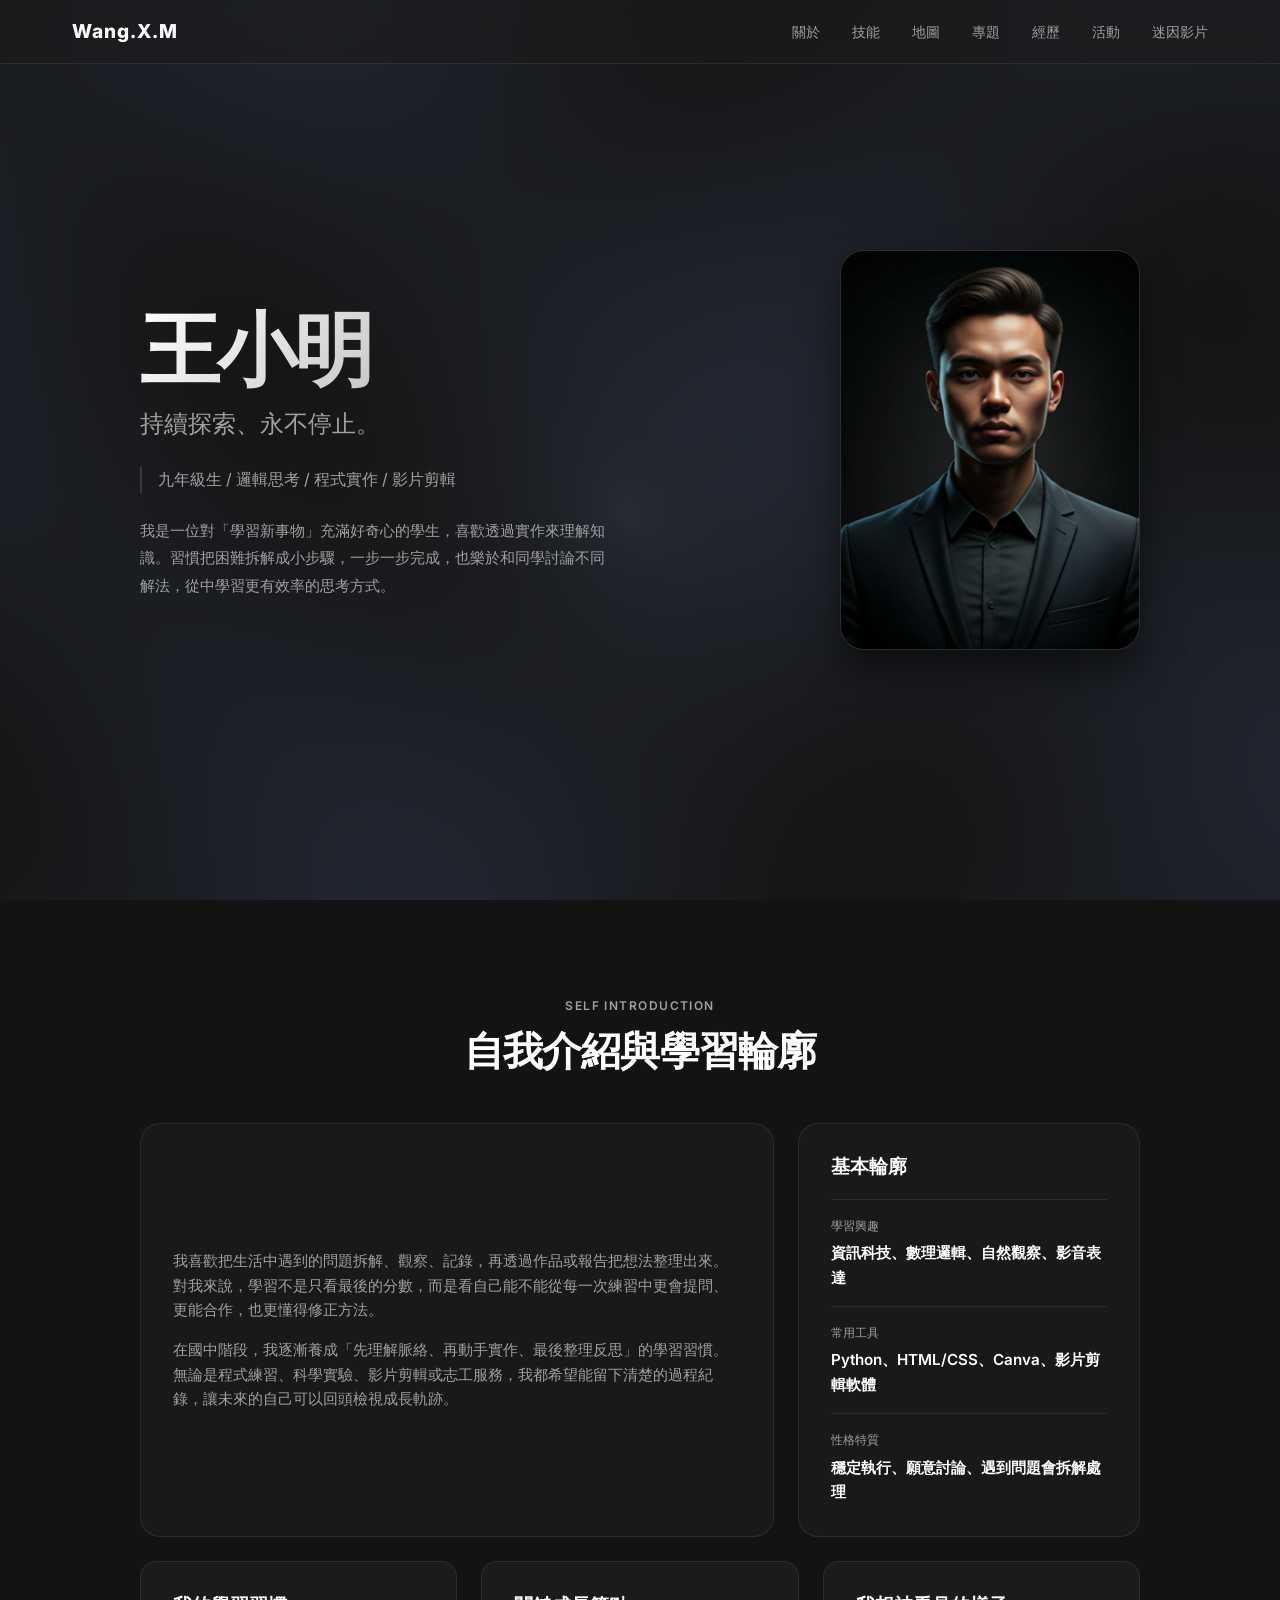
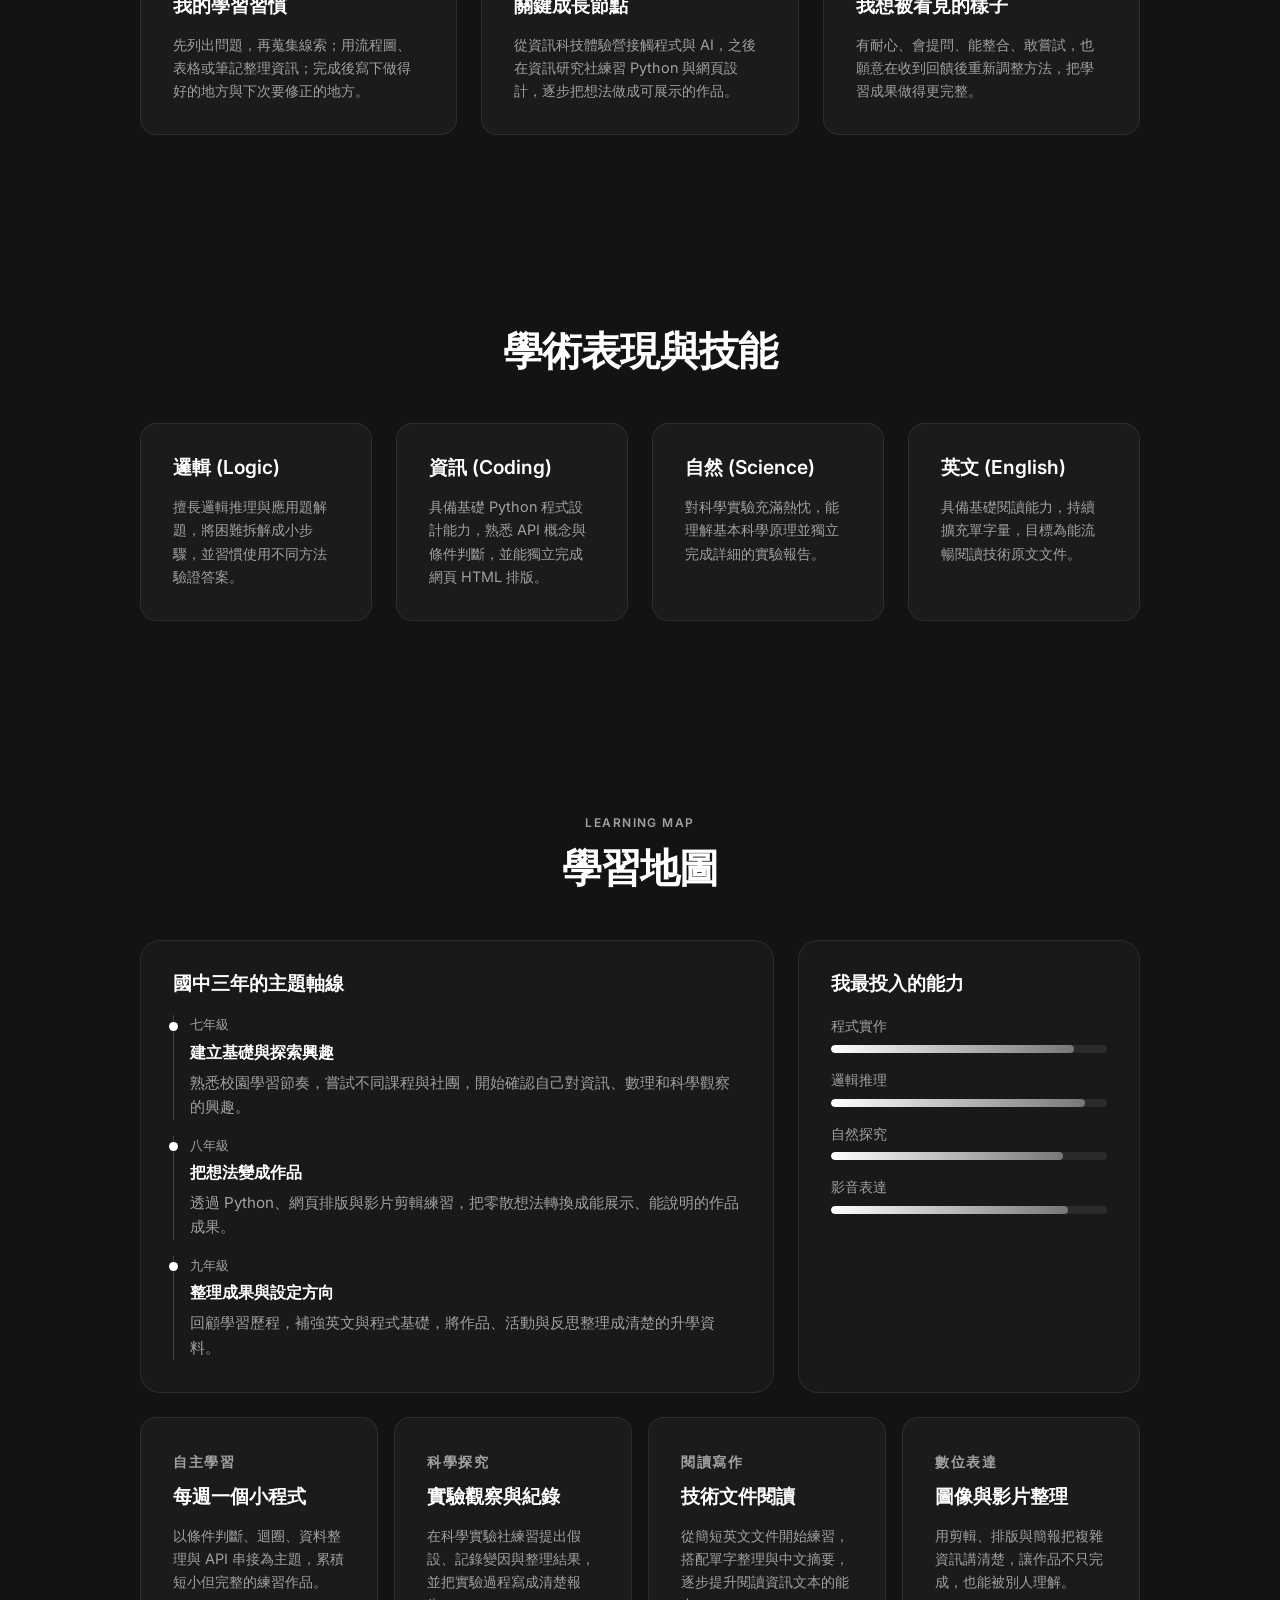
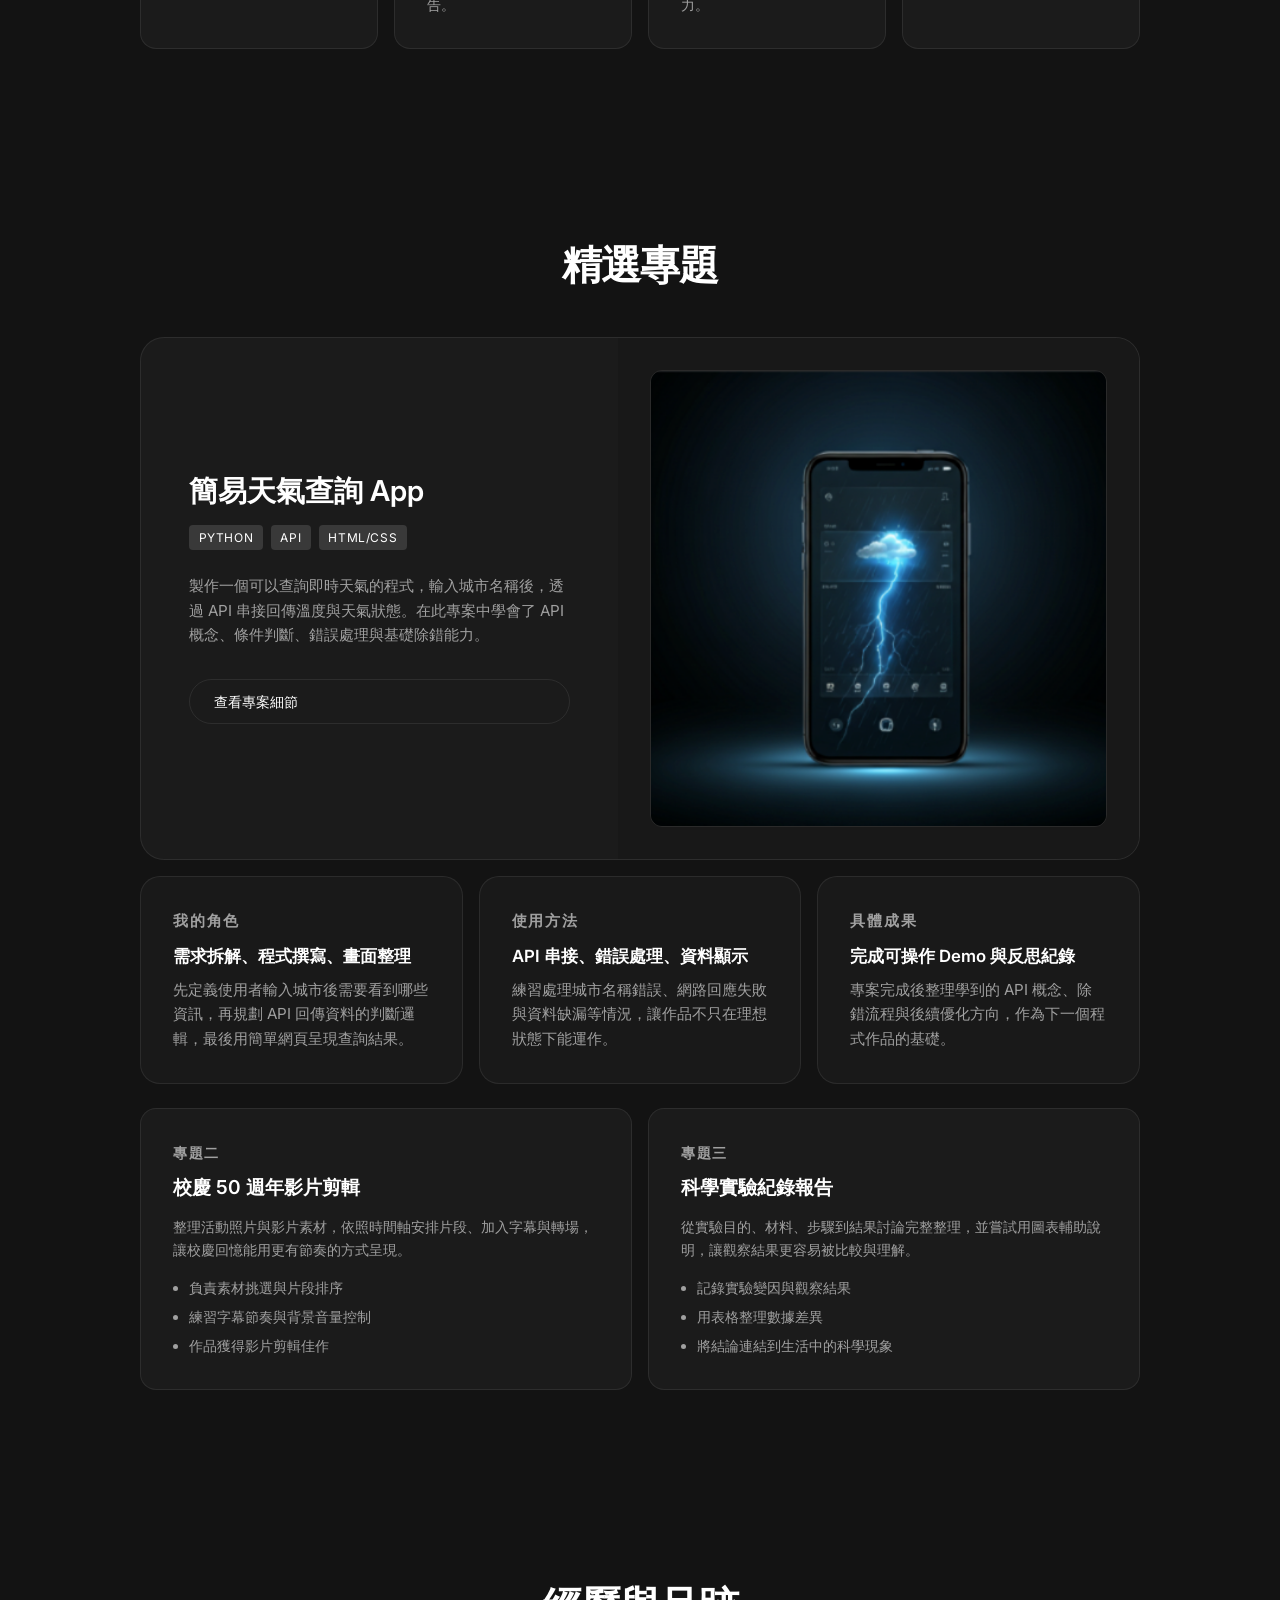
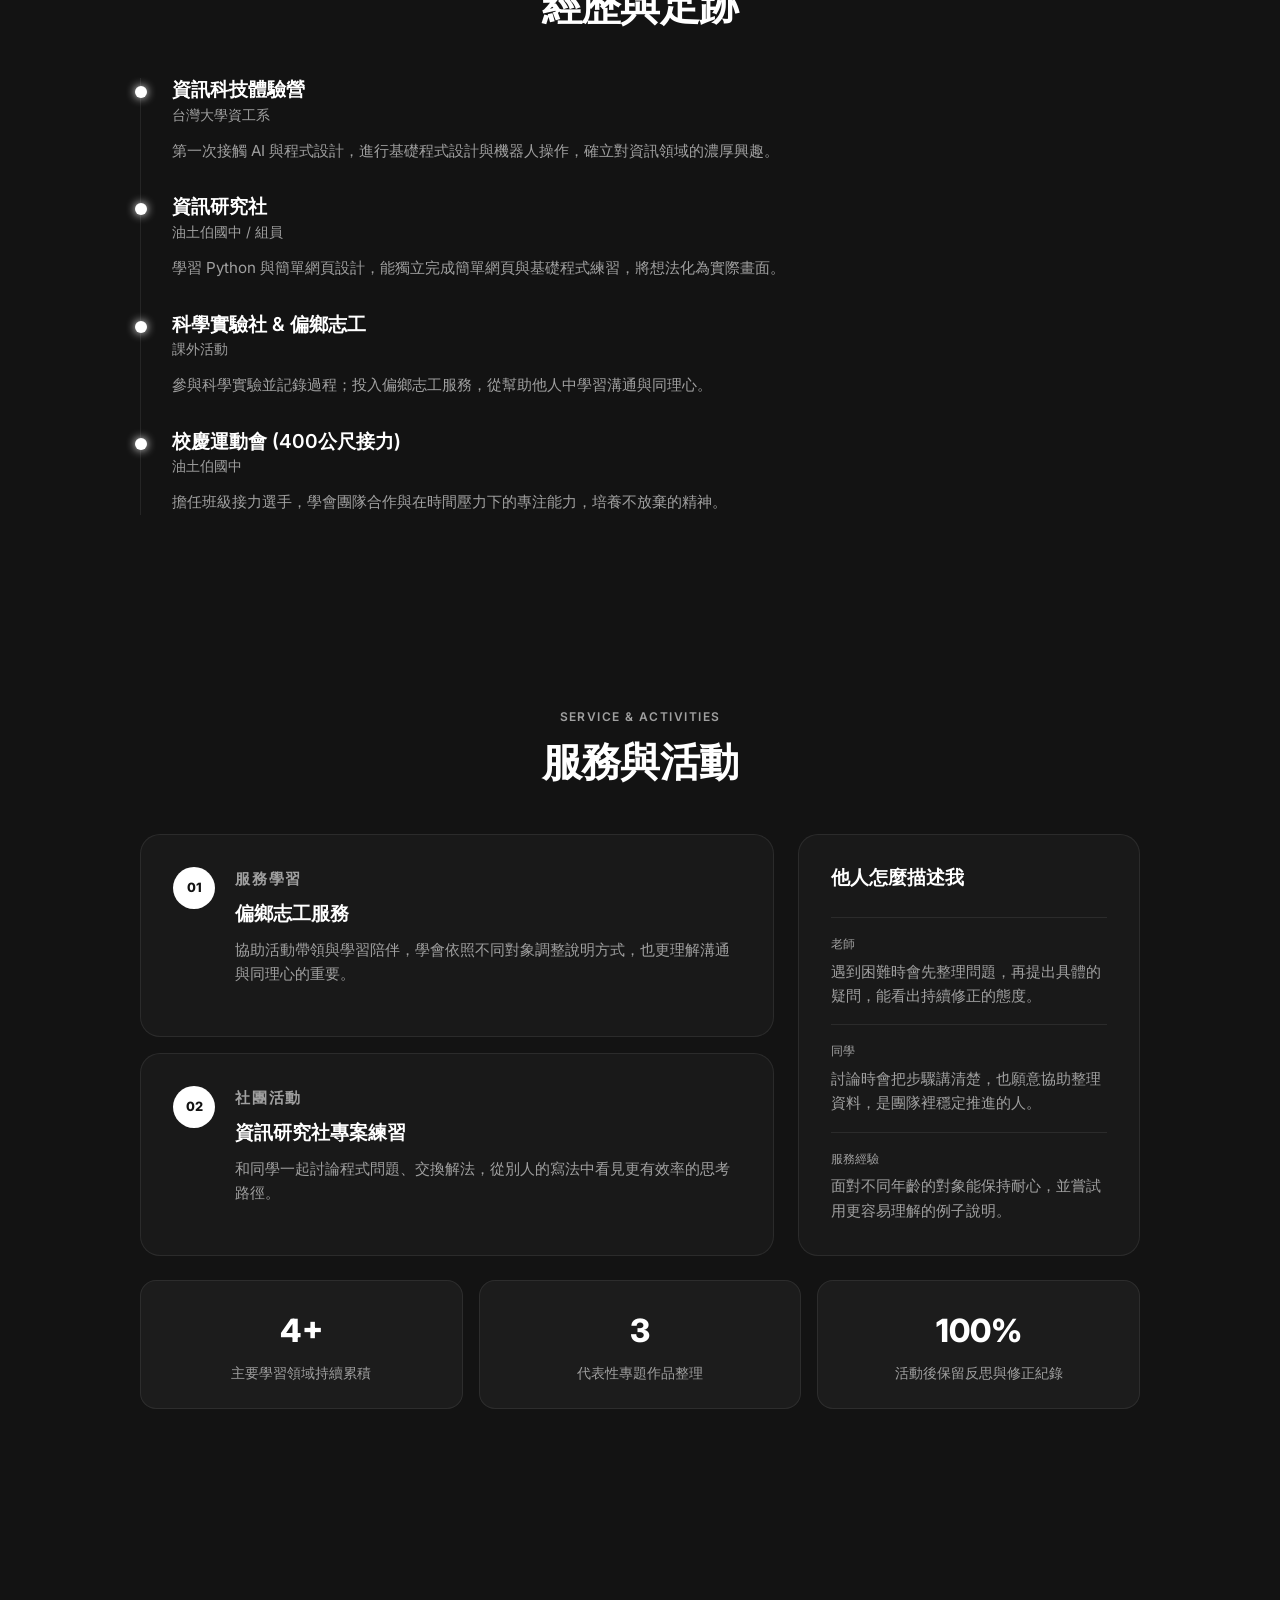
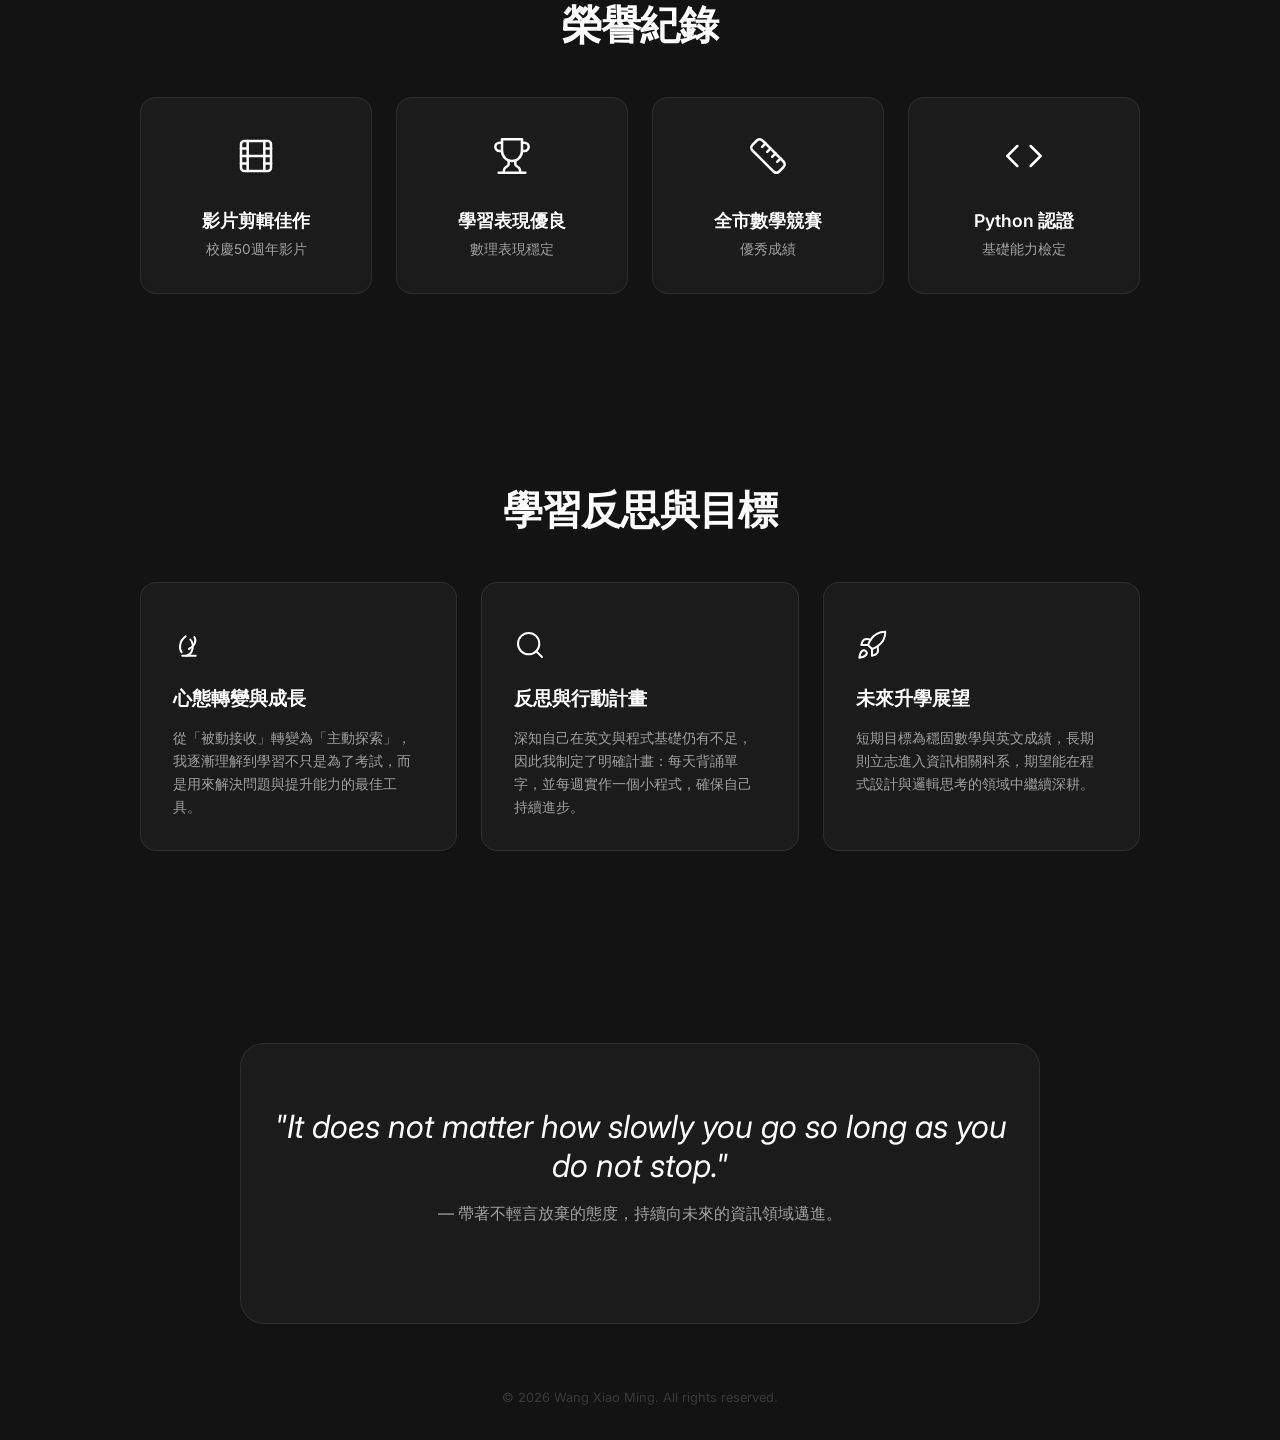
<file: index.html>
<!DOCTYPE html>
<html lang="zh-TW">
<head>
  <meta charset="UTF-8">
  <meta name="viewport" content="width=device-width, initial-scale=1.0">
  <title>王小明 | 個人學習履歷</title>
  <meta name="description" content="王小明的個人學習履歷與作品集，展示程式設計與多媒體剪輯的學習成果。">
  <link rel="preconnect" href="https://fonts.googleapis.com">
  <link rel="preconnect" href="https://fonts.gstatic.com" crossorigin>
  <link href="https://fonts.googleapis.com/css2?family=Inter:wght@300;400;600;800&display=swap" rel="stylesheet">
  <link rel="stylesheet" href="./style.css">
</head>
<body>
  <!-- WebGL Background Canvas -->
  <canvas id="bg-canvas"></canvas>

  <!-- Navigation -->
  <nav class="navbar">
    <div class="nav-container">
      <div class="nav-logo">Wang.X.M</div>
      <div class="nav-links">
        <a href="#about">關於</a>
        <a href="#skills">技能</a>
        <a href="#journey">地圖</a>
        <a href="#projects">專題</a>
        <a href="#experience">經歷</a>
        <a href="#service">活動</a>
        <a href="./meme.html">迷因影片</a>
      </div>
    </div>
  </nav>

  <!-- Hero Section -->
  <header class="hero" id="home">
    <div class="hero-content scroll-reveal">
      <div class="hero-text">
        <h1 class="title">王小明</h1>
        <p class="subtitle">持續探索、永不停止。</p>
        <p class="intro">九年級生 / 邏輯思考 / 程式實作 / 影片剪輯</p>
        <p class="bio" style="margin-top: 1.5rem; color: var(--text-secondary); font-size: 0.95rem; line-height: 1.8;">
          我是一位對「學習新事物」充滿好奇心的學生，喜歡透過實作來理解知識。習慣把困難拆解成小步驟，一步一步完成，也樂於和同學討論不同解法，從中學習更有效率的思考方式。
        </p>
      </div>
      <div class="hero-image-wrapper">
        <img class="hero-image" src="./images/大頭照.png" alt="王小明大頭照" />
      </div>
    </div>
  </header>

  <main>
    <!-- About Snapshot -->
    <section class="section" id="about">
      <div class="section-container">
        <div class="section-heading scroll-reveal">
          <p class="section-kicker">Self Introduction</p>
          <h2 class="section-title">自我介紹與學習輪廓</h2>
        </div>
        <div class="about-layout">
          <article class="statement-panel scroll-reveal">
            <p>
              我喜歡把生活中遇到的問題拆解、觀察、記錄，再透過作品或報告把想法整理出來。對我來說，學習不是只看最後的分數，而是看自己能不能從每一次練習中更會提問、更能合作，也更懂得修正方法。
            </p>
            <p>
              在國中階段，我逐漸養成「先理解脈絡、再動手實作、最後整理反思」的學習習慣。無論是程式練習、科學實驗、影片剪輯或志工服務，我都希望能留下清楚的過程紀錄，讓未來的自己可以回頭檢視成長軌跡。
            </p>
          </article>
          <aside class="profile-panel scroll-reveal">
            <h3>基本輪廓</h3>
            <ul class="detail-list">
              <li><span>學習興趣</span><strong>資訊科技、數理邏輯、自然觀察、影音表達</strong></li>
              <li><span>常用工具</span><strong>Python、HTML/CSS、Canva、影片剪輯軟體</strong></li>
              <li><span>性格特質</span><strong>穩定執行、願意討論、遇到問題會拆解處理</strong></li>
            </ul>
          </aside>
        </div>

        <div class="cards-grid compact-grid">
          <div class="card scroll-reveal">
            <h3>我的學習習慣</h3>
            <p>先列出問題，再蒐集線索；用流程圖、表格或筆記整理資訊；完成後寫下做得好的地方與下次要修正的地方。</p>
          </div>
          <div class="card scroll-reveal">
            <h3>關鍵成長節點</h3>
            <p>從資訊科技體驗營接觸程式與 AI，之後在資訊研究社練習 Python 與網頁設計，逐步把想法做成可展示的作品。</p>
          </div>
          <div class="card scroll-reveal">
            <h3>我想被看見的樣子</h3>
            <p>有耐心、會提問、能整合、敢嘗試，也願意在收到回饋後重新調整方法，把學習成果做得更完整。</p>
          </div>
        </div>
      </div>
    </section>

    <!-- Learning Outcomes & Skills -->
    <section class="section" id="skills">
      <div class="section-container">
        <h2 class="section-title scroll-reveal">學術表現與技能</h2>
        <div class="cards-grid">
          <div class="card scroll-reveal">
            <h3>邏輯 (Logic)</h3>
            <p>擅長邏輯推理與應用題解題，將困難拆解成小步驟，並習慣使用不同方法驗證答案。</p>
          </div>
          <div class="card scroll-reveal">
            <h3>資訊 (Coding)</h3>
            <p>具備基礎 Python 程式設計能力，熟悉 API 概念與條件判斷，並能獨立完成網頁 HTML 排版。</p>
          </div>
          <div class="card scroll-reveal">
            <h3>自然 (Science)</h3>
            <p>對科學實驗充滿熱忱，能理解基本科學原理並獨立完成詳細的實驗報告。</p>
          </div>
          <div class="card scroll-reveal">
            <h3>英文 (English)</h3>
            <p>具備基礎閱讀能力，持續擴充單字量，目標為能流暢閱讀技術原文文件。</p>
          </div>
        </div>
      </div>
    </section>

    <!-- Learning Map -->
    <section class="section" id="journey">
      <div class="section-container">
        <div class="section-heading scroll-reveal">
          <p class="section-kicker">Learning Map</p>
          <h2 class="section-title">學習地圖</h2>
        </div>
        <div class="learning-map">
          <article class="map-panel scroll-reveal">
            <h3>國中三年的主題軸線</h3>
            <div class="journey-track">
              <div class="journey-stop">
                <span>七年級</span>
                <strong>建立基礎與探索興趣</strong>
                <p>熟悉校園學習節奏，嘗試不同課程與社團，開始確認自己對資訊、數理和科學觀察的興趣。</p>
              </div>
              <div class="journey-stop">
                <span>八年級</span>
                <strong>把想法變成作品</strong>
                <p>透過 Python、網頁排版與影片剪輯練習，把零散想法轉換成能展示、能說明的作品成果。</p>
              </div>
              <div class="journey-stop">
                <span>九年級</span>
                <strong>整理成果與設定方向</strong>
                <p>回顧學習歷程，補強英文與程式基礎，將作品、活動與反思整理成清楚的升學資料。</p>
              </div>
            </div>
          </article>
          <aside class="progress-panel scroll-reveal">
            <h3>我最投入的能力</h3>
            <div class="subject-bars">
              <div class="subject-row">
                <span>程式實作</span>
                <div class="bar"><i style="width: 88%"></i></div>
              </div>
              <div class="subject-row">
                <span>邏輯推理</span>
                <div class="bar"><i style="width: 92%"></i></div>
              </div>
              <div class="subject-row">
                <span>自然探究</span>
                <div class="bar"><i style="width: 84%"></i></div>
              </div>
              <div class="subject-row">
                <span>影音表達</span>
                <div class="bar"><i style="width: 86%"></i></div>
              </div>
            </div>
          </aside>
        </div>

        <div class="course-grid">
          <article class="card scroll-reveal">
            <p class="eyebrow">自主學習</p>
            <h3>每週一個小程式</h3>
            <p>以條件判斷、迴圈、資料整理與 API 串接為主題，累積短小但完整的練習作品。</p>
          </article>
          <article class="card scroll-reveal">
            <p class="eyebrow">科學探究</p>
            <h3>實驗觀察與紀錄</h3>
            <p>在科學實驗社練習提出假設、記錄變因與整理結果，並把實驗過程寫成清楚報告。</p>
          </article>
          <article class="card scroll-reveal">
            <p class="eyebrow">閱讀寫作</p>
            <h3>技術文件閱讀</h3>
            <p>從簡短英文文件開始練習，搭配單字整理與中文摘要，逐步提升閱讀資訊文本的能力。</p>
          </article>
          <article class="card scroll-reveal">
            <p class="eyebrow">數位表達</p>
            <h3>圖像與影片整理</h3>
            <p>用剪輯、排版與簡報把複雜資訊講清楚，讓作品不只完成，也能被別人理解。</p>
          </article>
        </div>
      </div>
    </section>

    <!-- Featured Project -->
    <section class="section" id="projects">
      <div class="section-container">
        <h2 class="section-title scroll-reveal">精選專題</h2>
        <div class="project-showcase scroll-reveal">
          <div class="project-info">
            <h3 class="project-title">簡易天氣查詢 App</h3>
            <div class="tags">
              <span class="tag">Python</span>
              <span class="tag">API</span>
              <span class="tag">HTML/CSS</span>
            </div>
            <p class="project-desc">製作一個可以查詢即時天氣的程式，輸入城市名稱後，透過 API 串接回傳溫度與天氣狀態。在此專案中學會了 API 概念、條件判斷、錯誤處理與基礎除錯能力。</p>
            <a href="#" class="btn-secondary">查看專案細節</a>
          </div>
          <div class="project-preview">
            <img class="preview-box" src="./images/作品集.png" alt="作品集預覽" />
          </div>
        </div>
        <div class="project-details">
          <article class="detail-card scroll-reveal">
            <p class="eyebrow">我的角色</p>
            <h3>需求拆解、程式撰寫、畫面整理</h3>
            <p>先定義使用者輸入城市後需要看到哪些資訊，再規劃 API 回傳資料的判斷邏輯，最後用簡單網頁呈現查詢結果。</p>
          </article>
          <article class="detail-card scroll-reveal">
            <p class="eyebrow">使用方法</p>
            <h3>API 串接、錯誤處理、資料顯示</h3>
            <p>練習處理城市名稱錯誤、網路回應失敗與資料缺漏等情況，讓作品不只在理想狀態下能運作。</p>
          </article>
          <article class="detail-card scroll-reveal">
            <p class="eyebrow">具體成果</p>
            <h3>完成可操作 Demo 與反思紀錄</h3>
            <p>專案完成後整理學到的 API 概念、除錯流程與後續優化方向，作為下一個程式作品的基礎。</p>
          </article>
        </div>

        <div class="dual-projects">
          <article class="card scroll-reveal">
            <p class="eyebrow">專題二</p>
            <h3>校慶 50 週年影片剪輯</h3>
            <p>整理活動照片與影片素材，依照時間軸安排片段、加入字幕與轉場，讓校慶回憶能用更有節奏的方式呈現。</p>
            <ul class="bullet-list">
              <li>負責素材挑選與片段排序</li>
              <li>練習字幕節奏與背景音量控制</li>
              <li>作品獲得影片剪輯佳作</li>
            </ul>
          </article>
          <article class="card scroll-reveal">
            <p class="eyebrow">專題三</p>
            <h3>科學實驗紀錄報告</h3>
            <p>從實驗目的、材料、步驟到結果討論完整整理，並嘗試用圖表輔助說明，讓觀察結果更容易被比較與理解。</p>
            <ul class="bullet-list">
              <li>記錄實驗變因與觀察結果</li>
              <li>用表格整理數據差異</li>
              <li>將結論連結到生活中的科學現象</li>
            </ul>
          </article>
        </div>
      </div>
    </section>

    <!-- Experience Timeline -->
    <section class="section" id="experience">
      <div class="section-container">
        <h2 class="section-title scroll-reveal">經歷與足跡</h2>
        <div class="timeline">
          <div class="timeline-item scroll-reveal">
            <div class="timeline-dot"></div>
            <div class="timeline-content">
              <h3>資訊科技體驗營</h3>
              <span class="timeline-date">台灣大學資工系</span>
              <p>第一次接觸 AI 與程式設計，進行基礎程式設計與機器人操作，確立對資訊領域的濃厚興趣。</p>
            </div>
          </div>
          <div class="timeline-item scroll-reveal">
            <div class="timeline-dot"></div>
            <div class="timeline-content">
              <h3>資訊研究社</h3>
              <span class="timeline-date">油土伯國中 / 組員</span>
              <p>學習 Python 與簡單網頁設計，能獨立完成簡單網頁與基礎程式練習，將想法化為實際畫面。</p>
            </div>
          </div>
          <div class="timeline-item scroll-reveal">
            <div class="timeline-dot"></div>
            <div class="timeline-content">
              <h3>科學實驗社 & 偏鄉志工</h3>
              <span class="timeline-date">課外活動</span>
              <p>參與科學實驗並記錄過程；投入偏鄉志工服務，從幫助他人中學習溝通與同理心。</p>
            </div>
          </div>
          <div class="timeline-item scroll-reveal">
            <div class="timeline-dot"></div>
            <div class="timeline-content">
              <h3>校慶運動會 (400公尺接力)</h3>
              <span class="timeline-date">油土伯國中</span>
              <p>擔任班級接力選手，學會團隊合作與在時間壓力下的專注能力，培養不放棄的精神。</p>
            </div>
          </div>
        </div>
      </div>
    </section>

    <!-- Service & Activities -->
    <section class="section" id="service">
      <div class="section-container">
        <div class="section-heading scroll-reveal">
          <p class="section-kicker">Service & Activities</p>
          <h2 class="section-title">服務與活動</h2>
        </div>
        <div class="service-layout">
          <div class="activity-stack">
            <article class="activity-card scroll-reveal">
              <div class="activity-marker">01</div>
              <div>
                <p class="eyebrow">服務學習</p>
                <h3>偏鄉志工服務</h3>
                <p>協助活動帶領與學習陪伴，學會依照不同對象調整說明方式，也更理解溝通與同理心的重要。</p>
              </div>
            </article>
            <article class="activity-card scroll-reveal">
              <div class="activity-marker">02</div>
              <div>
                <p class="eyebrow">社團活動</p>
                <h3>資訊研究社專案練習</h3>
                <p>和同學一起討論程式問題、交換解法，從別人的寫法中看見更有效率的思考路徑。</p>
              </div>
            </article>
          </div>
          <aside class="memo-board scroll-reveal">
            <h3>他人怎麼描述我</h3>
            <div class="memo-item">
              <span>老師</span>
              <p>遇到困難時會先整理問題，再提出具體的疑問，能看出持續修正的態度。</p>
            </div>
            <div class="memo-item">
              <span>同學</span>
              <p>討論時會把步驟講清楚，也願意協助整理資料，是團隊裡穩定推進的人。</p>
            </div>
            <div class="memo-item">
              <span>服務經驗</span>
              <p>面對不同年齡的對象能保持耐心，並嘗試用更容易理解的例子說明。</p>
            </div>
          </aside>
        </div>
        <div class="impact-strip scroll-reveal">
          <div class="impact-card">
            <span>4+</span>
            <p>主要學習領域持續累積</p>
          </div>
          <div class="impact-card">
            <span>3</span>
            <p>代表性專題作品整理</p>
          </div>
          <div class="impact-card">
            <span>100%</span>
            <p>活動後保留反思與修正紀錄</p>
          </div>
        </div>
      </div>
    </section>

    <!-- Awards Grid -->
    <section class="section" id="awards">
      <div class="section-container">
        <h2 class="section-title scroll-reveal">榮譽紀錄</h2>
        <div class="badges-grid">
          <div class="badge scroll-reveal">
            <div class="badge-icon">
              <svg xmlns="http://www.w3.org/2000/svg" width="40" height="40" viewBox="0 0 24 24" fill="none" stroke="currentColor" stroke-width="1.5" stroke-linecap="round" stroke-linejoin="round"><rect width="18" height="18" x="3" y="3" rx="2"/><path d="M7 3v18"/><path d="M3 7.5h4"/><path d="M3 12h18"/><path d="M3 16.5h4"/><path d="M17 3v18"/><path d="M17 7.5h4"/><path d="M17 16.5h4"/></svg>
            </div>
            <h4>影片剪輯佳作</h4>
            <p>校慶50週年影片</p>
          </div>
          <div class="badge scroll-reveal">
            <div class="badge-icon">
              <svg xmlns="http://www.w3.org/2000/svg" width="40" height="40" viewBox="0 0 24 24" fill="none" stroke="currentColor" stroke-width="1.5" stroke-linecap="round" stroke-linejoin="round"><path d="M6 9H4.5a2.5 2.5 0 0 1 0-5H6"/><path d="M18 9h1.5a2.5 2.5 0 0 0 0-5H18"/><path d="M4 22h16"/><path d="M10 14.66V17c0 .55-.47.98-.97 1.21C7.85 18.75 7 20.24 7 22"/><path d="M14 14.66V17c0 .55.47.98.97 1.21C16.15 18.75 17 20.24 17 22"/><path d="M18 2H6v7a6 6 0 0 0 12 0V2Z"/></svg>
            </div>
            <h4>學習表現優良</h4>
            <p>數理表現穩定</p>
          </div>
          <div class="badge scroll-reveal">
            <div class="badge-icon">
              <svg xmlns="http://www.w3.org/2000/svg" width="40" height="40" viewBox="0 0 24 24" fill="none" stroke="currentColor" stroke-width="1.5" stroke-linecap="round" stroke-linejoin="round"><path d="M21.3 15.3a2.4 2.4 0 0 1 0 3.4l-2.6 2.6a2.4 2.4 0 0 1-3.4 0L2.7 8.7a2.41 2.41 0 0 1 0-3.4l2.6-2.6a2.41 2.41 0 0 1 3.4 0Z"/><path d="m14.5 12.5 2-2"/><path d="m11.5 9.5 2-2"/><path d="m8.5 6.5 2-2"/><path d="m17.5 15.5 2-2"/></svg>
            </div>
            <h4>全市數學競賽</h4>
            <p>優秀成績</p>
          </div>
          <div class="badge scroll-reveal">
            <div class="badge-icon">
              <svg xmlns="http://www.w3.org/2000/svg" width="40" height="40" viewBox="0 0 24 24" fill="none" stroke="currentColor" stroke-width="1.5" stroke-linecap="round" stroke-linejoin="round"><polyline points="16 18 22 12 16 6"/><polyline points="8 6 2 12 8 18"/></svg>
            </div>
            <h4>Python 認證</h4>
            <p>基礎能力檢定</p>
          </div>
        </div>
      </div>
    </section>

    <!-- Reflection & Goals -->
    <section class="section" id="reflection">
      <div class="section-container">
        <h2 class="section-title scroll-reveal">學習反思與目標</h2>
        <div class="cards-grid">
          <div class="card scroll-reveal">
            <div class="badge-icon" style="margin-bottom: 0.5rem; color: var(--text-primary);">
              <svg xmlns="http://www.w3.org/2000/svg" width="32" height="32" viewBox="0 0 24 24" fill="none" stroke="currentColor" stroke-width="1.5" stroke-linecap="round" stroke-linejoin="round"><path d="M7 20h10"/><path d="M10 20c5.5-1.25 6-9 3-12"/><path d="M9.5 5.5c-5 3.5-5 9.5-3 12"/><path d="M12 15c4-2 6-6 4-9"/></svg>
            </div>
            <h3>心態轉變與成長</h3>
            <p>從「被動接收」轉變為「主動探索」，我逐漸理解到學習不只是為了考試，而是用來解決問題與提升能力的最佳工具。</p>
          </div>
          <div class="card scroll-reveal">
            <div class="badge-icon" style="margin-bottom: 0.5rem; color: var(--text-primary);">
              <svg xmlns="http://www.w3.org/2000/svg" width="32" height="32" viewBox="0 0 24 24" fill="none" stroke="currentColor" stroke-width="1.5" stroke-linecap="round" stroke-linejoin="round"><circle cx="11" cy="11" r="8"/><path d="m21 21-4.3-4.3"/></svg>
            </div>
            <h3>反思與行動計畫</h3>
            <p>深知自己在英文與程式基礎仍有不足，因此我制定了明確計畫：每天背誦單字，並每週實作一個小程式，確保自己持續進步。</p>
          </div>
          <div class="card scroll-reveal">
            <div class="badge-icon" style="margin-bottom: 0.5rem; color: var(--text-primary);">
              <svg xmlns="http://www.w3.org/2000/svg" width="32" height="32" viewBox="0 0 24 24" fill="none" stroke="currentColor" stroke-width="1.5" stroke-linecap="round" stroke-linejoin="round"><path d="M4.5 16.5c-1.5 1.26-2 5-2 5s3.74-.5 5-2c.71-.84.7-2.13-.09-2.91a2.18 2.18 0 0 0-2.91-.09z"/><path d="m12 15-3-3a22 22 0 0 1 2-3.95A12.88 12.88 0 0 1 22 2c0 2.72-.78 7.5-6 11a22.35 22.35 0 0 1-4 2z"/><path d="M9 12H4s.55-3.03 2-4c1.62-1.08 5 0 5 0"/><path d="M12 15v5s3.03-.55 4-2c1.08-1.62 0-5 0-5"/></svg>
            </div>
            <h3>未來升學展望</h3>
            <p>短期目標為穩固數學與英文成績，長期則立志進入資訊相關科系，期望能在程式設計與邏輯思考的領域中繼續深耕。</p>
          </div>
        </div>
      </div>
    </section>
  </main>

  <!-- Footer CTA -->
  <footer class="footer" id="contact">
    <div class="footer-container scroll-reveal">
      <h2>"It does not matter how slowly you go so long as you do not stop."</h2>
      <p style="margin-top: 1rem; color: var(--text-secondary);">— 帶著不輕言放棄的態度，持續向未來的資訊領域邁進。</p>
    </div>
    <div class="footer-bottom">
      <p>&copy; 2026 Wang Xiao Ming. All rights reserved.</p>
    </div>
  </footer>

  <script src="./script.js"></script>
</body>
</html>
</file>
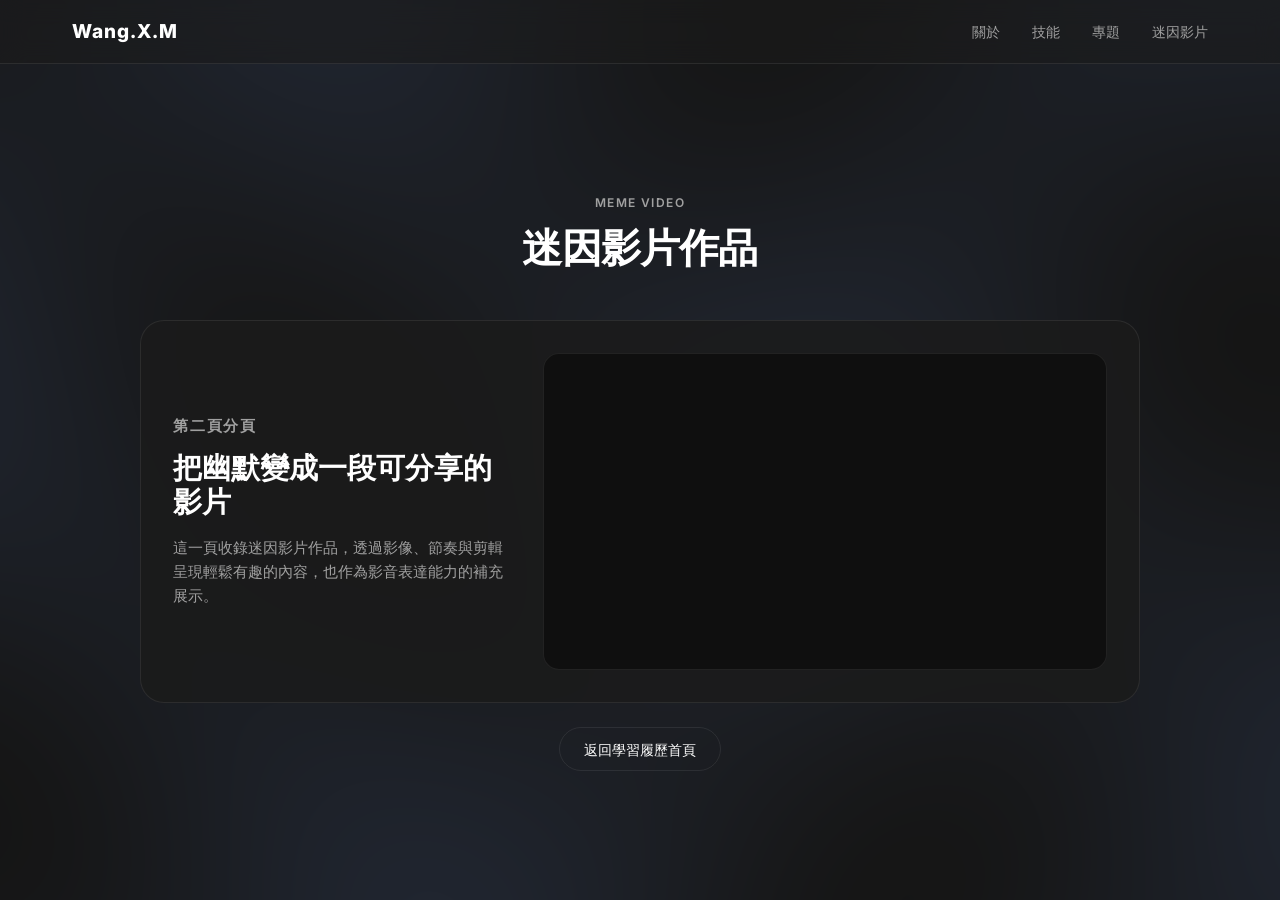
<file: meme.html>
<!DOCTYPE html>
<html lang="zh-TW">
<head>
  <meta charset="UTF-8">
  <meta name="viewport" content="width=device-width, initial-scale=1.0">
  <title>迷因影片 | 王小明個人學習履歷</title>
  <meta name="description" content="王小明個人學習履歷的第二頁，展示迷因影片作品。">
  <link rel="preconnect" href="https://fonts.googleapis.com">
  <link rel="preconnect" href="https://fonts.gstatic.com" crossorigin>
  <link href="https://fonts.googleapis.com/css2?family=Inter:wght@300;400;600;800&display=swap" rel="stylesheet">
  <link rel="stylesheet" href="./style.css">
</head>
<body>
  <canvas id="bg-canvas"></canvas>

  <nav class="navbar">
    <div class="nav-container">
      <a class="nav-logo" href="./index.html">Wang.X.M</a>
      <div class="nav-links">
        <a href="./index.html#about">關於</a>
        <a href="./index.html#skills">技能</a>
        <a href="./index.html#projects">專題</a>
        <a href="./meme.html" aria-current="page">迷因影片</a>
      </div>
    </div>
  </nav>

  <main class="video-page">
    <section class="section video-section">
      <div class="section-container">
        <div class="section-heading scroll-reveal">
          <p class="section-kicker">Meme Video</p>
          <h1 class="section-title">迷因影片作品</h1>
        </div>

        <article class="video-showcase scroll-reveal">
          <div class="video-copy">
            <p class="eyebrow">第二頁分頁</p>
            <h2>把幽默變成一段可分享的影片</h2>
            <p>
              這一頁收錄迷因影片作品，透過影像、節奏與剪輯呈現輕鬆有趣的內容，也作為影音表達能力的補充展示。
            </p>
          </div>

          <div class="video-frame">
            <iframe
              width="560"
              height="315"
              src="https://www.youtube.com/embed/7VFTcmGRM-k?si=rO_dmEZSY5UETYA_"
              title="YouTube video player"
              frameborder="0"
              allow="accelerometer; autoplay; clipboard-write; encrypted-media; gyroscope; picture-in-picture; web-share"
              referrerpolicy="strict-origin-when-cross-origin"
              allowfullscreen>
            </iframe>
          </div>
        </article>

        <div class="video-actions scroll-reveal">
          <a href="./index.html" class="btn-secondary">返回學習履歷首頁</a>
        </div>
      </div>
    </section>
  </main>

  <script src="./script.js"></script>
</body>
</html>
</file>
<file: style.css>
/* CSS Variables - Design System (Obsidian Noir) */
:root {
  --bg-color: #131313;
  --container-color: #1b1b1b;
  --text-primary: #ffffff;
  --text-secondary: #a0a0a0;
  --accent-color: #393939;
  --highlight-color: #ffffff;
  --font-family: 'Inter', -apple-system, BlinkMacSystemFont, "Segoe UI", Roboto, Helvetica, Arial, sans-serif;
  --glass-bg: rgba(27, 27, 27, 0.6);
  --glass-border: rgba(255, 255, 255, 0.08);
}

/* Reset & Basics */
* {
  margin: 0;
  padding: 0;
  box-sizing: border-box;
}

html {
  scroll-behavior: smooth;
}

body {
  font-family: var(--font-family);
  background-color: var(--bg-color);
  color: var(--text-primary);
  line-height: 1.6;
  overflow-x: hidden;
}

/* WebGL Background Canvas */
#bg-canvas {
  position: fixed;
  top: 0;
  left: 0;
  width: 100vw;
  height: 100vh;
  z-index: -1;
  pointer-events: none;
}

/* Typography */
h1, h2, h3, h4 {
  font-weight: 600;
  line-height: 1.2;
}

a {
  color: inherit;
  text-decoration: none;
}

/* Navigation - Glassmorphism */
.navbar {
  position: fixed;
  top: 0;
  width: 100%;
  z-index: 100;
  background: var(--glass-bg);
  backdrop-filter: blur(12px);
  -webkit-backdrop-filter: blur(12px);
  border-bottom: 1px solid var(--glass-border);
}

.nav-container {
  display: flex;
  justify-content: space-between;
  align-items: center;
  max-width: 1200px;
  margin: 0 auto;
  padding: 1rem 2rem;
}

.nav-logo {
  font-weight: 800;
  font-size: 1.2rem;
  letter-spacing: 1px;
}

.nav-links {
  display: flex;
  gap: 2rem;
  margin-left: auto;
}

.nav-links a {
  font-size: 0.9rem;
  color: var(--text-secondary);
  transition: color 0.3s ease;
}

.nav-links a:hover {
  color: var(--text-primary);
}

/* Buttons */
.btn-primary {
  background: var(--highlight-color);
  color: var(--bg-color);
  padding: 0.6rem 1.5rem;
  border-radius: 999px;
  font-weight: 600;
  font-size: 0.9rem;
  transition: transform 0.2s ease, opacity 0.2s ease;
}

.btn-primary:hover {
  opacity: 0.9;
  transform: scale(1.05);
}

.btn-secondary {
  display: inline-block;
  background: transparent;
  color: var(--text-primary);
  border: 1px solid var(--glass-border);
  padding: 0.6rem 1.5rem;
  border-radius: 999px;
  font-weight: 400;
  font-size: 0.9rem;
  transition: background 0.3s ease;
}

.btn-secondary:hover {
  background: var(--accent-color);
}

/* Layout Utilities */
.section {
  padding: 6rem 2rem;
}

.section-container {
  max-width: 1000px;
  margin: 0 auto;
}

.section-title {
  font-size: 2.5rem;
  margin-bottom: 3rem;
  text-align: center;
  letter-spacing: -0.02em;
}

.section-heading {
  text-align: center;
  margin-bottom: 3rem;
}

.section-heading .section-title {
  margin-bottom: 0;
}

.section-kicker,
.eyebrow {
  color: var(--text-secondary);
  font-size: 0.75rem;
  font-weight: 600;
  letter-spacing: 0.12em;
  margin-bottom: 0.75rem;
  text-transform: uppercase;
}

.eyebrow {
  color: rgba(255, 255, 255, 0.55);
}

/* Hero Section */
.hero {
  height: 100vh;
  display: flex;
  align-items: center;
  justify-content: center;
  padding: 0 2rem;
}

.hero-content {
  display: flex;
  align-items: center;
  justify-content: space-between;
  max-width: 1000px;
  width: 100%;
  gap: 4rem;
}

.hero-text {
  flex: 1;
}

.hero .title {
  font-size: 5rem;
  letter-spacing: -0.04em;
  margin-bottom: 0.5rem;
  background: linear-gradient(135deg, #ffffff 0%, #a0a0a0 100%);
  -webkit-background-clip: text;
  -webkit-text-fill-color: transparent;
}

.hero .subtitle {
  font-size: 1.5rem;
  color: var(--text-secondary);
  margin-bottom: 1.5rem;
}

.hero .intro {
  font-size: 1rem;
  color: var(--text-secondary);
  border-left: 2px solid var(--accent-color);
  padding-left: 1rem;
}

.hero-image-wrapper {
  flex: 1;
  display: flex;
  justify-content: flex-end;
}

.hero-image {
  width: 300px;
  height: 400px;
  background: var(--container-color);
  border: 1px solid var(--glass-border);
  border-radius: 24px;
  display: flex;
  align-items: center;
  justify-content: center;
  font-size: 2rem;
  color: var(--accent-color);
  box-shadow: 0 20px 40px rgba(0,0,0,0.5);
  position: relative;
  overflow: hidden;
  object-fit: cover;
}

.hero-image::after {
  content: '';
  position: absolute;
  top: 0; left: 0; right: 0; bottom: 0;
  background: linear-gradient(45deg, transparent, rgba(255,255,255,0.05), transparent);
}

/* Cards Grid (Skills) */
.cards-grid {
  display: grid;
  grid-template-columns: repeat(auto-fit, minmax(220px, 1fr));
  gap: 1.5rem;
}

.card {
  background: var(--container-color);
  border: 1px solid var(--glass-border);
  border-radius: 16px;
  padding: 2rem;
  transition: transform 0.3s ease, border-color 0.3s ease;
}

.card:hover {
  transform: translateY(-5px);
  border-color: rgba(255, 255, 255, 0.2);
}

.card h3 {
  font-size: 1.2rem;
  margin-bottom: 1rem;
}

.card p {
  font-size: 0.9rem;
  color: var(--text-secondary);
}

.compact-grid {
  margin-top: 1.5rem;
}

/* About */
.about-layout,
.learning-map,
.service-layout {
  display: grid;
  grid-template-columns: minmax(0, 1.3fr) minmax(280px, 0.7fr);
  gap: 1.5rem;
  align-items: stretch;
}

.statement-panel,
.profile-panel,
.map-panel,
.progress-panel,
.detail-card,
.activity-card,
.memo-board {
  background: rgba(27, 27, 27, 0.86);
  border: 1px solid var(--glass-border);
  border-radius: 20px;
  padding: 2rem;
}

.statement-panel {
  display: flex;
  flex-direction: column;
  gap: 1rem;
  justify-content: center;
}

.statement-panel p,
.profile-panel p,
.map-panel p,
.progress-panel p,
.detail-card p,
.activity-card p,
.memo-board p {
  color: var(--text-secondary);
  font-size: 0.95rem;
}

.profile-panel h3,
.map-panel h3,
.progress-panel h3,
.memo-board h3 {
  margin-bottom: 1.25rem;
}

.detail-list {
  display: flex;
  flex-direction: column;
  gap: 1rem;
  list-style: none;
}

.detail-list li {
  border-top: 1px solid var(--glass-border);
  padding-top: 1rem;
}

.detail-list span,
.memo-item span {
  display: block;
  color: var(--text-secondary);
  font-size: 0.78rem;
  margin-bottom: 0.35rem;
}

.detail-list strong {
  display: block;
  color: var(--text-primary);
  font-size: 0.95rem;
  font-weight: 600;
}

/* Learning Map */
.journey-track {
  display: grid;
  gap: 1rem;
}

.journey-stop {
  border-left: 1px solid rgba(255, 255, 255, 0.18);
  padding-left: 1rem;
  position: relative;
}

.journey-stop::before {
  content: '';
  position: absolute;
  left: -5px;
  top: 0.4rem;
  width: 9px;
  height: 9px;
  border-radius: 999px;
  background: var(--highlight-color);
}

.journey-stop span {
  color: var(--text-secondary);
  display: block;
  font-size: 0.8rem;
  margin-bottom: 0.25rem;
}

.journey-stop strong {
  display: block;
  margin-bottom: 0.35rem;
}

.subject-bars {
  display: flex;
  flex-direction: column;
  gap: 1rem;
}

.subject-row {
  display: grid;
  gap: 0.45rem;
}

.subject-row span {
  color: var(--text-secondary);
  font-size: 0.88rem;
}

.bar {
  background: rgba(255, 255, 255, 0.08);
  border-radius: 999px;
  height: 8px;
  overflow: hidden;
}

.bar i {
  background: linear-gradient(90deg, #ffffff, #777777);
  border-radius: inherit;
  display: block;
  height: 100%;
}

.course-grid {
  display: grid;
  grid-template-columns: repeat(4, minmax(0, 1fr));
  gap: 1rem;
  margin-top: 1.5rem;
}

/* Featured Project */
.project-showcase {
  display: flex;
  background: var(--container-color);
  border: 1px solid var(--glass-border);
  border-radius: 24px;
  overflow: hidden;
}

.project-info {
  flex: 1;
  padding: 3rem;
  display: flex;
  flex-direction: column;
  justify-content: center;
}

.project-title {
  font-size: 1.8rem;
  margin-bottom: 1rem;
}

.tags {
  display: flex;
  gap: 0.5rem;
  margin-bottom: 1.5rem;
}

.tag {
  font-size: 0.75rem;
  background: var(--accent-color);
  padding: 0.2rem 0.6rem;
  border-radius: 4px;
  text-transform: uppercase;
  letter-spacing: 0.05em;
}

.project-desc {
  font-size: 0.95rem;
  color: var(--text-secondary);
  margin-bottom: 2rem;
}

.project-preview {
  flex: 1.2;
  background: #181818;
  display: flex;
  align-items: center;
  justify-content: center;
  padding: 2rem;
}

.preview-box {
  width: 100%;
  height: 100%;
  min-height: 300px;
  border-radius: 12px;
  border: 1px solid var(--glass-border);
  display: block;
  object-fit: cover;
}

.project-details,
.dual-projects {
  display: grid;
  gap: 1rem;
  margin-top: 1rem;
}

.project-details {
  grid-template-columns: repeat(3, minmax(0, 1fr));
}

.detail-card h3 {
  font-size: 1.05rem;
  margin-bottom: 0.75rem;
}

.dual-projects {
  grid-template-columns: repeat(2, minmax(0, 1fr));
  margin-top: 1.5rem;
}

.bullet-list {
  color: var(--text-secondary);
  display: grid;
  font-size: 0.88rem;
  gap: 0.4rem;
  margin-top: 1rem;
  padding-left: 1rem;
}

/* Service */
.activity-stack {
  display: grid;
  gap: 1rem;
}

.activity-card {
  display: grid;
  grid-template-columns: auto 1fr;
  gap: 1.25rem;
}

.activity-marker {
  align-items: center;
  background: var(--highlight-color);
  border-radius: 999px;
  color: var(--bg-color);
  display: flex;
  font-size: 0.8rem;
  font-weight: 800;
  height: 42px;
  justify-content: center;
  width: 42px;
}

.activity-card h3,
.memo-board h3 {
  margin-bottom: 0.75rem;
}

.memo-board {
  display: grid;
  gap: 1rem;
}

.memo-item {
  border-top: 1px solid var(--glass-border);
  padding-top: 1rem;
}

.impact-strip {
  display: grid;
  grid-template-columns: repeat(3, minmax(0, 1fr));
  gap: 1rem;
  margin-top: 1.5rem;
}

.impact-card {
  background: rgba(255, 255, 255, 0.04);
  border: 1px solid var(--glass-border);
  border-radius: 16px;
  padding: 1.5rem;
  text-align: center;
}

.impact-card span {
  display: block;
  font-size: 2rem;
  font-weight: 800;
  margin-bottom: 0.35rem;
}

.impact-card p {
  color: var(--text-secondary);
  font-size: 0.88rem;
}

/* Video Page */
.video-page {
  min-height: 100vh;
  padding-top: 4rem;
}

.video-section {
  align-items: center;
  display: flex;
  min-height: calc(100vh - 4rem);
}

.video-showcase {
  background: rgba(27, 27, 27, 0.86);
  border: 1px solid var(--glass-border);
  border-radius: 24px;
  display: grid;
  gap: 2rem;
  grid-template-columns: minmax(0, 0.75fr) minmax(0, 1.25fr);
  overflow: hidden;
  padding: 2rem;
}

.video-copy {
  align-self: center;
}

.video-copy h2 {
  font-size: 1.8rem;
  margin-bottom: 1rem;
}

.video-copy p {
  color: var(--text-secondary);
  font-size: 0.95rem;
}

.video-frame {
  aspect-ratio: 16 / 9;
  background: #0f0f0f;
  border: 1px solid var(--glass-border);
  border-radius: 16px;
  overflow: hidden;
  width: 100%;
}

.video-frame iframe {
  border: 0;
  display: block;
  height: 100%;
  width: 100%;
}

.video-actions {
  margin-top: 1.5rem;
  text-align: center;
}

/* Timeline (Experience) */
.timeline {
  display: flex;
  flex-direction: column;
  gap: 2rem;
  position: relative;
  padding-left: 2rem;
}

.timeline::before {
  content: '';
  position: absolute;
  left: 0;
  top: 0;
  bottom: 0;
  width: 1px;
  background: var(--glass-border);
}

.timeline-item {
  position: relative;
}

.timeline-dot {
  position: absolute;
  left: -2.3rem;
  top: 0.5rem;
  width: 12px;
  height: 12px;
  border-radius: 50%;
  background: var(--highlight-color);
  box-shadow: 0 0 10px var(--highlight-color);
}

.timeline-content h3 {
  font-size: 1.2rem;
  margin-bottom: 0.2rem;
}

.timeline-date {
  display: block;
  font-size: 0.85rem;
  color: var(--text-secondary);
  margin-bottom: 0.8rem;
}

.timeline-content p {
  font-size: 0.95rem;
  color: var(--text-secondary);
}

/* Badges Grid (Awards) */
.badges-grid {
  display: grid;
  grid-template-columns: repeat(auto-fit, minmax(200px, 1fr));
  gap: 1.5rem;
}

.badge {
  background: var(--container-color);
  border: 1px solid var(--glass-border);
  border-radius: 16px;
  padding: 2rem;
  text-align: center;
  transition: background 0.3s ease;
}

.badge:hover {
  background: rgba(255,255,255,0.03);
}

.badge-icon {
  font-size: 2.5rem;
  margin-bottom: 1rem;
}

.badge h4 {
  font-size: 1.1rem;
  margin-bottom: 0.5rem;
}

.badge p {
  font-size: 0.85rem;
  color: var(--text-secondary);
}

/* Footer CTA */
.footer {
  padding: 6rem 2rem 2rem;
  text-align: center;
}

.footer-container {
  max-width: 800px;
  margin: 0 auto 4rem;
  background: var(--container-color);
  border: 1px solid var(--glass-border);
  padding: 4rem 2rem;
  border-radius: 24px;
}

.footer-container h2 {
  font-size: 2rem;
  margin-bottom: 1rem;
  font-style: italic;
  font-weight: 400;
}

.footer-container p {
  color: var(--text-secondary);
  margin-bottom: 2rem;
}

.footer-bottom {
  font-size: 0.8rem;
  color: var(--accent-color);
}

/* Responsive */
@media (max-width: 768px) {
  .hero-content {
    flex-direction: column;
    text-align: center;
    margin-top: 4rem;
  }
  
  .hero .intro {
    border-left: none;
    border-top: 2px solid var(--accent-color);
    padding-left: 0;
    padding-top: 1rem;
    display: inline-block;
  }
  
  .project-showcase {
    flex-direction: column;
  }

  .about-layout,
  .learning-map,
  .service-layout,
  .project-details,
  .dual-projects,
  .course-grid,
  .impact-strip,
  .video-showcase {
    grid-template-columns: 1fr;
  }

  .video-showcase {
    padding: 1.25rem;
  }

  .section {
    padding: 4.5rem 1.25rem;
  }

  .section-title {
    font-size: 2rem;
  }

  .hero .title {
    font-size: 3.25rem;
  }

  .hero-image {
    height: 320px;
    width: min(100%, 260px);
  }
  
  .nav-links {
    display: none;
  }
}

/* --- Scroll-Driven Animations --- */

/* 1. Scroll Entry/Exit Effects (Fade in & Slide up) */
@media (prefers-reduced-motion: no-preference) {
  @supports ((animation-timeline: view()) and (animation-range: entry)) {
    @keyframes reveal {
      from {
        opacity: 0;
        transform: translateY(50px);
      }
      to {
        opacity: 1;
        transform: translateY(0);
      }
    }
    
    .scroll-reveal {
      animation: reveal auto linear both;
      animation-timeline: view();
      /* Apply animation from the time it enters the viewport until 15% is visible */
      animation-range: entry 5% cover 15%;
    }
  }
}

/* 2. Parallax Effect for Hero Image */
@media (prefers-reduced-motion: no-preference) {
  @supports ((animation-timeline: view()) and (animation-range: entry)) {
    @keyframes hero-parallax {
      to {
        transform: translateY(200px);
      }
    }
    
    /* Using scroll timeline attached to the nearest scroll container (window) */
    .hero-image-wrapper {
      animation: hero-parallax linear both;
      animation-timeline: scroll();
      animation-range: 0vh 100vh;
    }
  }
}
</file>
